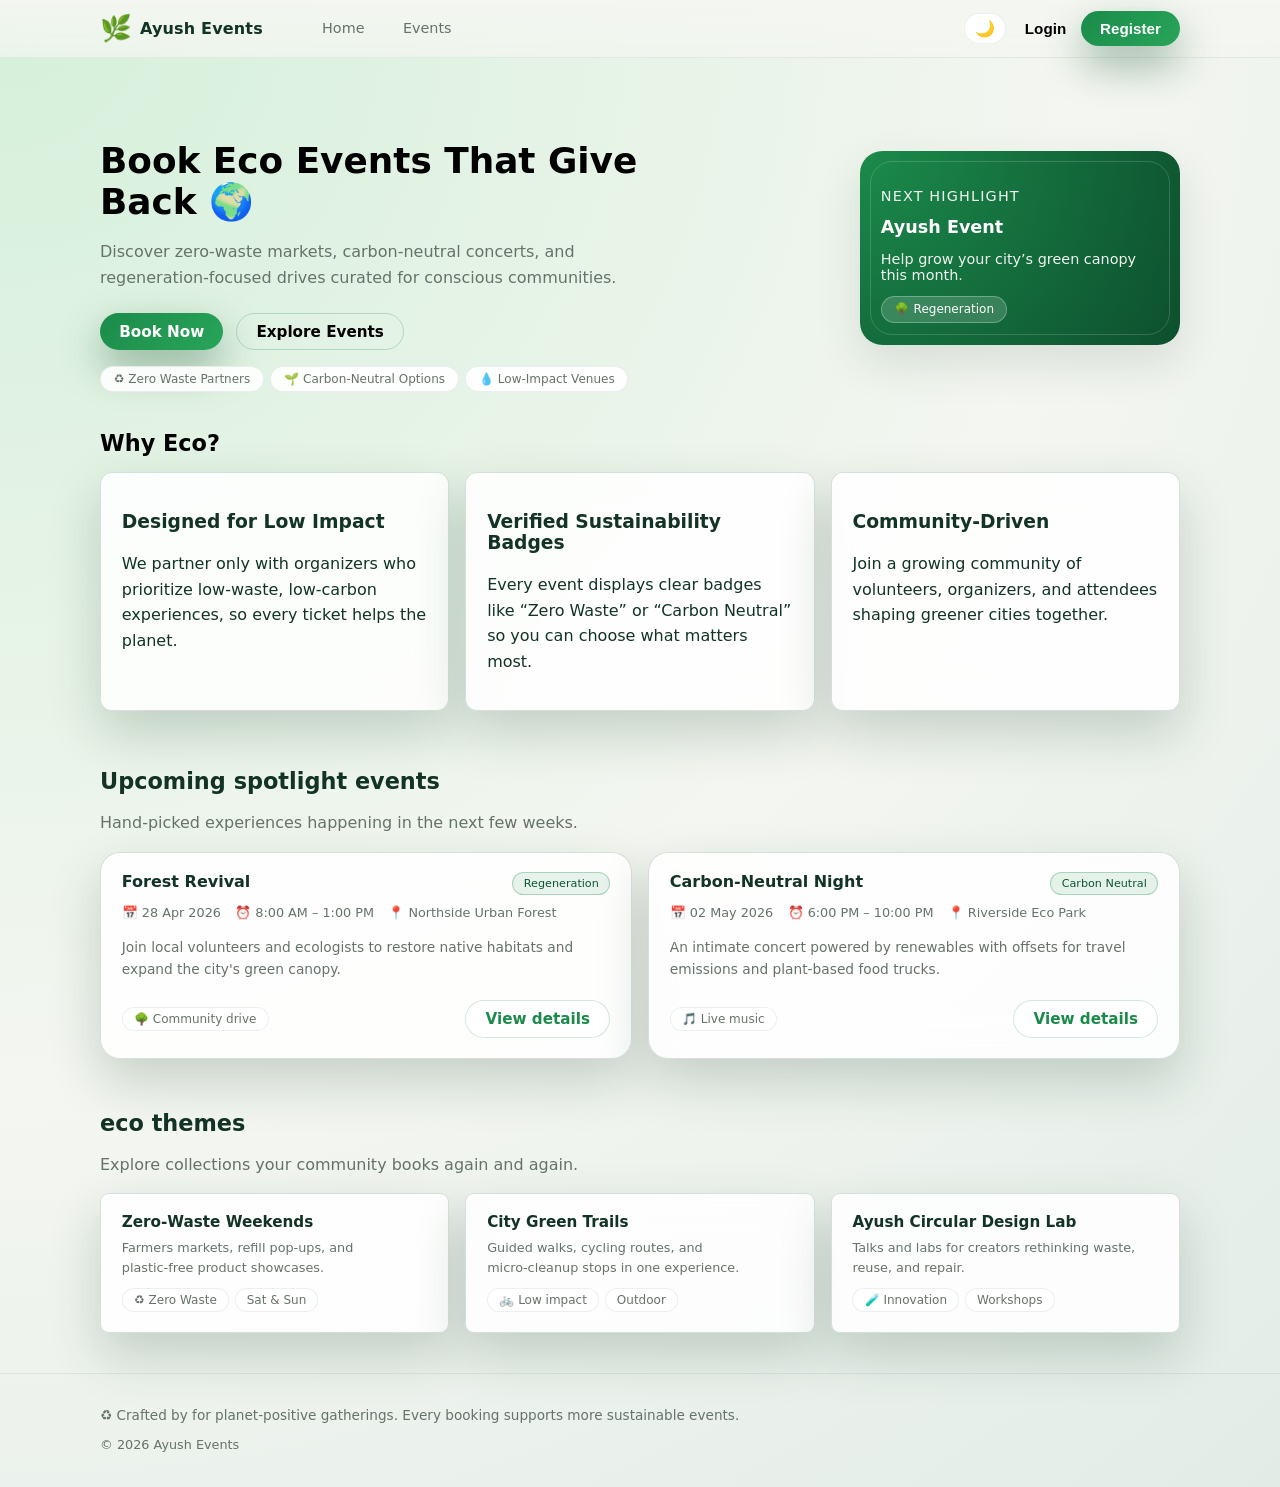
<file: index.html>
<!DOCTYPE html>
<html lang="en">
<head>
  <meta charset="UTF-8" />
  <title>EcoWave Events – Sustainable Event Booking</title>
  <meta name="viewport" content="width=device-width, initial-scale=1.0" />
  <link href="style.css" rel="stylesheet" />
</head>
<body>
  <header class="navbar">
    <div class="navbar-inner">
      <a href="#home" class="brand">
        <span class="brand-icon">🌿</span>
        <span class="brand-text">
          Ayush<span class="brand-accent"></span> Events
        </span>
      </a>

      <nav class="nav-links">
        <a href="#home" class="nav-link">Home</a>
        <a href="#events" class="nav-link">Events</a>
      </nav>

      <div class="nav-actions">
        <button id="themeToggle" class="icon-button" aria-label="Toggle theme">
          🌙
        </button>
        <div id="authArea">
          
        </div>
      </div>
    </div>
  </header>

  <main class="app-main">
    <section id="homePage" class="page active">
      <section class="hero">
        <div class="hero-content">
          <h1 style=color:black>Book Eco Events That Give Back 🌍</h1>
          <p>
            Discover zero‑waste markets, carbon‑neutral concerts, and
            regeneration‑focused drives curated for conscious communities.
          </p>
          <div class="hero-actions">
            <a href="#events" class="btn-primary">Book Now</a>
            <a href="#events" class="btn-secondary-outline" style=color:black>Explore Events</a>
          </div>
          <div class="hero-badges">
            <span class="badge-pill">♻️ Zero Waste Partners</span>
            <span class="badge-pill">🌱 Carbon‑Neutral Options</span>
            <span class="badge-pill">💧 Low‑Impact Venues</span>
          </div>
        </div>
        <div class="hero-visual">
          <div class="hero-card">
            <p class="hero-card-label">Next Highlight</p>
            <h2>Ayush Event</h2>
            <p>Help grow your city’s green canopy this month.</p>
            <span class="eco-tag eco-tag--regeneration">Regeneration</span>
          </div>
        </div>
      </section>

      <section class="section">
        <h2 class="section-title" style=color:black>Why Eco?</h2>
        <div class="info-grid">
          <div class="info-card">
            <h3>Designed for Low Impact</h3>
            <p>
              We partner only with organizers who prioritize low‑waste,
              low‑carbon experiences, so every ticket helps the planet.
            </p>
          </div>
          <div class="info-card">
            <h3>Verified Sustainability Badges</h3>
            <p>
              Every event displays clear badges like “Zero Waste” or
              “Carbon Neutral” so you can choose what matters most.
            </p>
          </div>
          <div class="info-card">
            <h3>Community‑Driven</h3>
            <p>
              Join a growing community of volunteers, organizers, and
              attendees shaping greener cities together.
            </p>
          </div>
        </div>
      </section>

      <section class="section home-rows">
        <div class="home-row">
          <div class="home-row-header">
            <h2 class="section-title">Upcoming spotlight events</h2>
            <p class="section-subtitle">
              Hand‑picked experiences happening in the next few weeks.
            </p>
          </div>
          <div class="home-row-grid">
            <article class="event-card home-row-card">
              <div class="event-card-header">
                <h3 class="event-card-title">Forest Revival</h3>
                <span class="badge-eco">Regeneration</span>
              </div>
              <div class="event-meta">
                <span data-icon="date">28 Apr 2026</span>
                <span data-icon="time">8:00 AM – 1:00 PM</span>
                <span data-icon="location">Northside Urban Forest</span>
              </div>
              <p class="home-row-text">
                Join local volunteers and ecologists to restore native habitats
                and expand the city&apos;s green canopy.
              </p>
              <div class="event-footer">
                <div class="event-level">
                  <span class="tag-chip">🌳 Community drive</span>
                </div>
                <a href="#events" class="btn-secondary">View details</a>
              </div>
            </article>

            <article class="event-card home-row-card">
              <div class="event-card-header">
                <h3 class="event-card-title">Carbon‑Neutral Night</h3>
                <span class="badge-eco">Carbon Neutral</span>
              </div>
              <div class="event-meta">
                <span data-icon="date">02 May 2026</span>
                <span data-icon="time">6:00 PM – 10:00 PM</span>
                <span data-icon="location">Riverside Eco Park</span>
              </div>
              <p class="home-row-text">
                An intimate concert powered by renewables with offsets for
                travel emissions and plant‑based food trucks.
              </p>
              <div class="event-footer">
                <div class="event-level">
                  <span class="tag-chip">🎵 Live music</span>
                </div>
                <a href="#events" class="btn-secondary">View details</a>
              </div>
            </article>
          </div>
        </div>

        <div class="home-row">
          <div class="home-row-header">
            <h2 class="section-title">eco themes</h2>
            <p class="section-subtitle">
              Explore collections your community books again and again.
            </p>
          </div>
          <div class="home-row-grid home-row-grid--compact">
            <div class="pill-card">
              <h3>Zero‑Waste Weekends</h3>
              <p>
                Farmers markets, refill pop‑ups, and plastic‑free product
                showcases.
              </p>
              <div class="pill-meta">
                <span class="tag-chip">♻️ Zero Waste</span>
                <span class="tag-chip">Sat & Sun</span>
              </div>
            </div>
            <div class="pill-card">
              <h3>City Green Trails</h3>
              <p>
                Guided walks, cycling routes, and micro‑cleanup stops in one
                experience.
              </p>
              <div class="pill-meta">
                <span class="tag-chip">🚲 Low impact</span>
                <span class="tag-chip">Outdoor</span>
              </div>
            </div>
            <div class="pill-card">
              <h3>Ayush Circular Design Lab</h3>
              <p>
                Talks and labs for creators rethinking waste, reuse, and repair.
              </p>
              <div class="pill-meta">
                <span class="tag-chip">🧪 Innovation</span>
                <span class="tag-chip">Workshops</span>
              </div>
            </div>
          </div>
        </div>
      </section>
    </section>

    <section id="eventsPage" class="page">
      <section class="section">
        <div class="section-header">
          <div>
            <h2 class="section-title" style=color:black>Upcoming Eco‑Friendly Events</h2>
            <p class="section-subtitle">
              Filter by date, type, or sustainability focus.
            </p>
          </div>
        </div>
        <div class="filters">
          <div class="filter-group">
            <label for="filterDate">Date</label>
            <input type="date" id="filterDate" />
          </div>
          <div class="filter-group">
            <label for="filterType">Type</label>
            <select id="filterType">
              <option value="">All types</option>
              <option value="Market">Market</option>
              <option value="Concert">Concert</option>
              <option value="Volunteer Drive">Volunteer Drive</option>
              <option value="Conference">Conference</option>
            </select>
          </div>
          <div class="filter-group">
            <label for="filterLevel">Sustainability level</label>
            <select id="filterLevel">
              <option value="">All levels</option>
              <option value="Zero Waste">Zero Waste</option>
              <option value="Carbon Neutral">Carbon Neutral</option>
              <option value="Regeneration">Regeneration</option>
              <option value="Low Impact">Low Impact</option>
            </select>
          </div>
          <button id="clearFilters" class="btn-text">Clear filters</button>
        </div>

        <div id="eventsList" class="cards-grid">
          
        </div>
      </section>
    </section>

    <section id="eventDetailsPage" class="page">
      <section class="section">
        <button id="backToEvents" class="btn-text">&larr; Back to events</button>

        <div id="eventDetailsContainer" class="event-details-layout">
          
        </div>
      </section>
    </section>

  </main>

  <footer class="footer">
    <div class="footer-inner">
      <p>
        ♻️ Crafted by for planet‑positive gatherings. Every booking supports
        more sustainable events.
      </p>
      <p class="footer-meta">
        © <span id="yearSpan"></span> Ayush Events
      </p>
    </div>
  </footer>

  <script src="script.js"></script>
</body>
</html>
</file>
<file: style.css>
.info-card,
.event-card,
.pill-card,
.event-details-main,
.booking-card {
  background: rgba(255, 255, 255, 0.86);
  border: 1px solid rgba(12, 68, 41, 0.16);
  box-shadow: 0 22px 52px rgba(15, 58, 34, 0.2);
  backdrop-filter: blur(22px);
}

:root[data-theme="dark"] .info-card,
:root[data-theme="dark"] .event-card,
:root[data-theme="dark"] .pill-card,
:root[data-theme="dark"] .event-details-main,
:root[data-theme="dark"] .booking-card {
  background: rgba(7, 25, 18, 0.94);
  border-color: rgba(151, 211, 176, 0.34);
}

.section p {
  line-height: 1.6;
}

.event-card,
.info-card,
.pill-card {
  padding: 1.2rem 1.3rem 1.25rem;
}

.event-details-main {
  padding: 1.5rem 1.5rem 1.4rem;
}

.booking-card {
  padding: 1.5rem 1.4rem 1.6rem;
}

.auth-card {
  box-shadow: 0 30px 90px rgba(5, 41, 22, 0.6);
  backdrop-filter: blur(28px);
}

.auth-main {
  padding: 2rem 2rem 2.2rem;
}
:root {
    --color-bg: #f4f6f1;
    --color-bg-soft: #e7efe4;
    --color-surface: #ffffff;
    --color-border-subtle: rgba(12, 68, 41, 0.08);
    --color-primary: #1b8b4b;
    --color-primary-soft: rgba(27, 139, 75, 0.1);
    --color-primary-strong: #0c5830;
    --color-accent: #f4b41a;
    --color-text-main: #123326;
    --color-text-muted: #65736a;
    --shadow-soft: 0 18px 45px rgba(15, 58, 34, 0.12);
    --radius-lg: 20px;
    --radius-md: 12px;
    --radius-pill: 999px;
    --transition-fast: 0.2s ease-out;
    --transition-med: 0.3s ease-out;
  }
  
  :root[data-theme="dark"] {
    --color-bg: #020e0a;
    --color-bg-soft: #071912;
    --color-surface: #091e16;
    --color-border-subtle: rgba(201, 234, 215, 0.12);
    --color-primary: #37c479;
    --color-primary-soft: rgba(55, 196, 121, 0.16);
    --color-primary-strong: #e5ffe2;
    --color-accent: #ffd35d;
    --color-text-main: #e5ffe8;
    --color-text-muted: #96a59a;
    --shadow-soft: 0 28px 60px rgba(0, 0, 0, 0.65);
  }
  
  *,
  *::before,
  *::after {
    box-sizing: border-box;
  }
  
  html,
  body {
    margin: 0;
    padding: 0;
    font-family: system-ui, -apple-system, BlinkMacSystemFont, "Segoe UI",
      sans-serif;
    color: var(--color-text-main);
    background: radial-gradient(circle at top left, #d4f0da, #f4f6f1 55%, #e2ece7);
  }
  
  body {
    min-height: 100vh;
    display: flex;
    flex-direction: column;
  }
  
  .navbar {
    position: sticky;
    top: 0;
    z-index: 20;
    backdrop-filter: blur(18px);
    background: linear-gradient(
        to bottom,
        rgba(244, 246, 241, 0.95),
        rgba(244, 246, 241, 0.7)
      );
    border-bottom: 1px solid var(--color-border-subtle);
  }
  
  :root[data-theme="dark"] .navbar {
    background: linear-gradient(
        to bottom,
        rgba(2, 14, 10, 0.94),
        rgba(2, 14, 10, 0.8)
      );
  }
  
  .navbar-inner {
    max-width: 1120px;
    margin: 0 auto;
    padding: 0.7rem 1.25rem;
    display: flex;
    align-items: center;
    gap: 1.5rem;
  }
  
  .brand {
    display: inline-flex;
    align-items: center;
    gap: 0.5rem;
    text-decoration: none;
  }
  
  .brand-icon {
    font-size: 1.6rem;
  }
  
  .brand-text {
    font-weight: 700;
    letter-spacing: 0.01em;
    color: var(--color-text-main);
  }
  
  .brand-accent {
    color: var(--color-primary);
  }
  
  .nav-links {
    display: flex;
    align-items: center;
    gap: 1rem;
    margin-left: 1.5rem;
    flex: 1;
  }
  
  .nav-link {
    font-size: 0.9rem;
    padding: 0.4rem 0.7rem;
    border-radius: 999px;
    text-decoration: none;
    color: var(--color-text-muted);
    transition: background var(--transition-fast), color var(--transition-fast),
      transform var(--transition-fast);
  }
  
  .nav-link:hover {
    background: var(--color-primary-soft);
    color: var(--color-primary-strong);
    transform: translateY(-1px);
  }
  
  .nav-actions {
    display: flex;
    align-items: center;
    gap: 0.6rem;
  }
  
  .icon-button {
    border-radius: 999px;
    border: 1px solid var(--color-border-subtle);
    background: var(--color-surface);
    padding: 0.3rem 0.6rem;
    cursor: pointer;
    font-size: 1rem;
    transition: background var(--transition-fast), transform var(--transition-fast),
      box-shadow var(--transition-fast), border-color var(--transition-fast);
  }
  
  .icon-button:hover {
    background: var(--color-primary-soft);
    transform: translateY(-1px);
    box-shadow: 0 12px 26px rgba(16, 67, 39, 0.18);
    border-color: rgba(27, 139, 75, 0.28);
  }
  
  .btn-primary,
  .btn-secondary,
  .btn-secondary-outline,
  .btn-text {
    font-size: 0.95rem;
    font-weight: 600;
    border-radius: var(--radius-pill);
    padding: 0.55rem 1.2rem;
    border: none;
    cursor: pointer;
    display: inline-flex;
    align-items: center;
    justify-content: center;
    gap: 0.3rem;
    text-decoration: none;
    transition: background var(--transition-med), color var(--transition-med),
      box-shadow var(--transition-med), transform var(--transition-fast),
      border-color var(--transition-fast);
  }
  
  .btn-primary {
    background: linear-gradient(135deg, #1b8b4b, #28a559);
    color: #ffffff;
    box-shadow: 0 18px 40px rgba(10, 77, 37, 0.4);
  }
  
  .btn-primary:hover {
    transform: translateY(-1px);
    box-shadow: 0 24px 50px rgba(8, 64, 30, 0.6);
  }
  
  .btn-secondary {
    background: #ffffff;
    color: var(--color-primary);
    border: 1px solid rgba(27, 139, 75, 0.2);
  }
  
  .btn-secondary:hover {
    background: rgba(255, 255, 255, 0.9);
    transform: translateY(-1px);
  }
  
  .btn-secondary-outline {
    background: transparent;
    color: var(--color-primary-strong);
    border: 1px solid rgba(27, 139, 75, 0.25);
  }
  
  .btn-secondary-outline:hover {
    background: var(--color-primary-soft);
  }
  
  .btn-text {
    background: transparent;
    padding: 0.3rem 0.6rem;
    border-radius: 999px;
  }
  
  .btn-text:hover {
    background: var(--color-primary-soft);
  }
  
  .nav-user {
    font-size: 0.85rem;
    color: var(--color-text-muted);
  }
  
  .app-main {
    flex: 1;
    max-width: 1120px;
    margin: 0 auto;
    padding: 1.5rem 1.25rem 2.5rem;
  }
  
  .page {
    display: none;
    animation: fadeInUp 0.35s ease-out;
  }
  
  .page.active {
    display: block;
  }
  
.section {
  margin-top: 2.4rem;
}
  
  .section-title {
    font-size: 1.4rem;
    margin-bottom: 0.7rem;
  }
  
  .section-subtitle {
    color: var(--color-text-muted);
  }
  
  .hero {
    margin-top: 1.4rem;
    display: grid;
    grid-template-columns: minmax(0, 1.5fr) minmax(0, 1.2fr);
    gap: 1.8rem;
    align-items: center;
  }
  
  .hero-content h1 {
    font-size: clamp(2rem, 2.8vw, 2.6rem);
    margin-bottom: 0.6rem;
  }
  
.hero-content p {
  color: var(--color-text-muted);
  max-width: 34rem;
  line-height: 1.6;
  margin-bottom: 1.4rem;
}
  
  .hero-actions {
    display: flex;
    flex-wrap: wrap;
    gap: 0.8rem;
    margin-bottom: 1rem;
  }
  
  .hero-badges {
    display: flex;
    flex-wrap: wrap;
    gap: 0.4rem;
  }
  
  .badge-pill {
    border-radius: 999px;
    background: rgba(255, 255, 255, 0.9);
    color: var(--color-text-muted);
    padding: 0.3rem 0.8rem;
    font-size: 0.75rem;
    border: 1px solid var(--color-border-subtle);
    backdrop-filter: blur(12px);
  }
  
  .hero-visual {
    display: flex;
    justify-content: flex-end;
  }
  
  .hero-card {
    background: radial-gradient(circle at top left, #1b8b4b, #0d4f2e);
    color: #ffffff;
    padding: 1.4rem 1.3rem;
    border-radius: 1.4rem;
    box-shadow: var(--shadow-soft);
    max-width: 320px;
    position: relative;
    overflow: hidden;
  }
  
  .hero-card::after {
    content: "";
    position: absolute;
    inset: 10px;
    border-radius: inherit;
    border: 1px solid rgba(255, 255, 255, 0.16);
    pointer-events: none;
  }
  
  .hero-card-label {
    font-size: 0.7rem;
    opacity: 0.84;
    text-transform: uppercase;
    letter-spacing: 0.08em;
  }
  
  .hero-card h2 {
    font-size: 1.1rem;
    margin: 0.5rem 0 0.3rem;
  }
  
  .hero-card p {
    font-size: 0.9rem;
    opacity: 0.93;
    margin-bottom: 0.8rem;
  }
  
  .eco-tag {
    display: inline-flex;
    align-items: center;
    gap: 0.3rem;
    font-size: 0.75rem;
    padding: 0.35rem 0.75rem;
    border-radius: 999px;
    background: rgba(255, 255, 255, 0.16);
    border: 1px solid rgba(225, 255, 235, 0.3);
  }
  
  .eco-tag::before {
    content: "🌱";
  }
  
  .eco-tag--regeneration::before {
    content: "🌳";
  }
  
  .info-grid {
    margin-top: 1rem;
    display: grid;
    grid-template-columns: repeat(auto-fit, minmax(210px, 1fr));
    gap: 1rem;
  }
  
.info-card {
  border-radius: var(--radius-md);
}

:root[data-theme="dark"] .info-card {
  background: rgba(7, 25, 18, 0.94);
}

  .home-rows {
    display: flex;
    flex-direction: column;
    gap: 2rem;
  }

  .home-row-header {
    margin-bottom: 0.7rem;
  }

  .home-row-grid {
    display: grid;
    grid-template-columns: repeat(auto-fit, minmax(260px, 1fr));
    gap: 1rem;
  }

  .home-row-grid--compact {
    grid-template-columns: repeat(auto-fit, minmax(220px, 1fr));
  }

.home-row-card {
  backdrop-filter: blur(22px);
}

  .home-row-text {
    font-size: 0.86rem;
    color: var(--color-text-muted);
    margin: 0.4rem 0 0.3rem;
  }

  .tag-chip {
    display: inline-flex;
    align-items: center;
    gap: 0.25rem;
    border-radius: 999px;
    padding: 0.25rem 0.7rem;
    font-size: 0.75rem;
    background: rgba(255, 255, 255, 0.9);
    color: var(--color-text-muted);
    border: 1px solid var(--color-border-subtle);
  }

  :root[data-theme="dark"] .tag-chip {
    background: rgba(10, 37, 24, 0.96);
    color: #d6f6df;
    border-color: rgba(151, 211, 176, 0.35);
  }

.pill-card {
  border-radius: 9px;
  display: flex;
  flex-direction: column;
  gap: 0.2rem;
}

  .pill-card h3 {
    font-size: 0.95rem;
    margin: 0;
  }

  .pill-card p {
    font-size: 0.8rem;
    color: var(--color-text-muted);
    margin: 0.2rem 0 0.4rem;
  }

  .pill-meta {
    display: flex;
    flex-wrap: wrap;
    gap: 0.35rem;
  }
  
  .filters {
    margin: 0.8rem 0 1.2rem;
    display: flex;
    flex-wrap: wrap;
    gap: 0.8rem;
    align-items: flex-end;
  }
  
  .filter-group {
    display: flex;
    flex-direction: column;
    gap: 0.2rem;
  }
  
  .filter-group label {
    font-size: 0.75rem;
    color: var(--color-text-muted);
  }
  
  .filter-group input,
  .filter-group select {
    padding: 0.55rem 0.7rem;
    border-radius: 999px;
    border: 1px solid var(--color-border-subtle);
    background: rgba(255, 255, 255, 0.96);
    color: var(--color-text-main);
    font-size: 0.86rem;
  }
  
  :root[data-theme="dark"] .filter-group input,
  :root[data-theme="dark"] .filter-group select {
    background: #020e0a;
    color: var(--color-text-main);
  }
  
  .cards-grid {
    display: grid;
    grid-template-columns: repeat(auto-fit, minmax(230px, 1fr));
    gap: 1rem;
  }
  
.event-card {
  border-radius: var(--radius-lg);
  display: flex;
  flex-direction: column;
  gap: 0.6rem;
  position: relative;
  overflow: hidden;
}
  
  .event-card-header {
    display: flex;
    justify-content: space-between;
    gap: 0.6rem;
  }
  
  .event-card-title {
    font-size: 1rem;
    margin: 0;
  }
  
  .badge-eco {
    font-size: 0.7rem;
    padding: 0.25rem 0.65rem;
    border-radius: 999px;
    background: var(--color-primary-soft);
    color: var(--color-primary-strong);
    border: 1px solid rgba(27, 139, 75, 0.3);
  }
  
  .event-meta {
    font-size: 0.8rem;
    color: var(--color-text-muted);
    display: flex;
    flex-wrap: wrap;
    gap: 0.4rem 0.9rem;
  }
  
  .event-meta span::before {
    margin-right: 0.25rem;
  }
  
  .event-meta span[data-icon="date"]::before {
    content: "📅";
  }
  
  .event-meta span[data-icon="time"]::before {
    content: "⏰";
  }
  
  .event-meta span[data-icon="location"]::before {
    content: "📍";
  }
  
  .event-footer {
    margin-top: 0.4rem;
    display: flex;
    justify-content: space-between;
    align-items: center;
    gap: 0.6rem;
  }
  
  .event-level {
    font-size: 0.8rem;
    color: var(--color-text-muted);
  }
  
  .event-details-layout {
    margin-top: 1.1rem;
    display: grid;
    grid-template-columns: minmax(0, 1.6fr) minmax(0, 1.2fr);
    gap: 1.4rem;
    align-items: flex-start;
  }
  
.event-details-main {
  border-radius: var(--radius-lg);
}
  
  .event-details-main h2 {
    margin-top: 0;
    margin-bottom: 0.5rem;
  }
  
  .event-details-main p {
  color: var(--color-text-muted);
  margin-bottom: 0.9rem;
  line-height: 1.6;
  }
  
  .event-highlights {
    margin-top: 0.8rem;
  }
  
  .event-highlights ul {
    padding-left: 1.1rem;
    margin: 0.3rem 0 0;
  }
  
  .event-highlights li {
    margin-bottom: 0.25rem;
  }
  
.booking-card {
  background: linear-gradient(135deg, #1b8b4b, #0c5830);
  color: #ffffff;
  border-radius: var(--radius-lg);
}
  
  .booking-card h3 {
    margin-top: 0;
    margin-bottom: 0.4rem;
  }
  
  .booking-card p {
    font-size: 0.86rem;
    margin-bottom: 0.7rem;
    opacity: 0.96;
  }
  
  .form {
    display: flex;
    flex-direction: column;
    gap: 0.7rem;
  }
  
  .form-group {
    display: flex;
    flex-direction: column;
    gap: 0.18rem;
  }
  
  .form-group label {
    font-size: 0.78rem;
  }
  
  .form-group input {
    border-radius: 999px;
    border: 1px solid rgba(255, 255, 255, 0.36);
    padding: 0.5rem 0.8rem;
    font-size: 0.86rem;
  }
  
  .form-group input::placeholder {
    opacity: 0.8;
  }
  
  .booking-confirmation {
    margin-top: 0.6rem;
    font-size: 0.8rem;
    padding: 0.5rem 0.7rem;
    border-radius: var(--radius-md);
    background: rgba(0, 0, 0, 0.15);
  }
  
  .auth-section {
    display: flex;
    justify-content: center;
    align-items: center;
    margin-top: 2.5rem;
  }
  
.auth-card {
  width: 100%;
  max-width: 880px;
  display: grid;
  grid-template-columns: minmax(0, 1.2fr) minmax(0, 1fr);
  gap: 0;
  padding: 0;
  border-radius: 28px;
  overflow: hidden;
}
  
  .auth-main {
    padding: 1.8rem 1.7rem 1.9rem;
    background: linear-gradient(
      145deg,
      rgba(255, 255, 255, 0.97),
      rgba(236, 245, 238, 0.96)
    );
  }

  :root[data-theme="dark"] .auth-main {
    background: linear-gradient(
      145deg,
      rgba(5, 24, 15, 0.94),
      rgba(3, 18, 12, 0.94)
    );
  }

  .auth-side {
    position: relative;
    padding: 1.8rem 1.6rem;
    background: radial-gradient(circle at top, rgba(27, 139, 75, 0.16), rgba(0, 0, 0, 0.6)),
      url("pexels-pixabay-158063.jpg") center/cover no-repeat;
    color: #ecfff1;
    display: flex;
    flex-direction: column;
    justify-content: space-between;
  }

  .auth-side::before {
    content: "";
    position: absolute;
    inset: 0;
    background: linear-gradient(
      160deg,
      rgba(2, 14, 10, 0.1),
      rgba(2, 14, 10, 0.82)
    );
  }

  .auth-side-inner {
    position: relative;
    z-index: 1;
    display: flex;
    flex-direction: column;
    gap: 0.8rem;
  }

  .auth-pill {
    display: inline-flex;
    align-items: center;
    gap: 0.4rem;
    padding: 0.25rem 0.7rem;
    border-radius: 999px;
    font-size: 0.75rem;
    background: rgba(3, 41, 20, 0.75);
    border: 1px solid rgba(203, 255, 221, 0.45);
  }

  .auth-side h2 {
    font-size: 1.35rem;
    margin: 0.4rem 0 0.2rem;
  }

  .auth-side p {
    font-size: 0.86rem;
    opacity: 0.9;
    max-width: 20rem;
  }

  .auth-badges {
    display: flex;
    flex-wrap: wrap;
    gap: 0.35rem;
    margin-top: 0.4rem;
  }

  .auth-side-footer {
    position: relative;
    z-index: 1;
    font-size: 0.8rem;
    opacity: 0.9;
  }

  .auth-subtitle {
    font-size: 0.9rem;
    color: var(--color-text-muted);
    margin-top: 0.25rem;
    margin-bottom: 1rem;
  }
  
  .form-error {
    margin: 0;
    font-size: 0.75rem;
    color: #ffcece;
  }
  
  :root[data-theme="light"] .form-error {
    color: #b3261e;
  }

  .auth-main .form-group input {
    border: 1px solid rgba(12, 68, 41, 0.18);
    background: rgba(255, 255, 255, 0.9);
    color: var(--color-text-main);
  }

  :root[data-theme="dark"] .auth-main .form-group input {
    border-color: rgba(151, 211, 176, 0.35);
    background: rgba(1, 12, 8, 0.82);
    color: #e5ffe8;
  }
  
  .auth-toggle {
    margin-top: 0.3rem;
    font-size: 0.85rem;
    color: var(--color-text-muted);
  }
  
  .hidden {
    display: none;
  }

  @media (max-width: 900px) {
    .auth-card {
      max-width: 440px;
      grid-template-columns: minmax(0, 1fr);
    }

    .auth-side {
      display: none;
    }
  }
  
  .footer {
    border-top: 1px solid var(--color-border-subtle);
    margin-top: auto;
  }
  
  .footer-inner {
    max-width: 1120px;
    margin: 0 auto;
  padding: 1.2rem 1.25rem 1.4rem;
    font-size: 0.85rem;
    color: var(--color-text-muted);
  }
  
  .footer-meta {
    font-size: 0.8rem;
    margin-top: 0.2rem;
  }
  
  @keyframes fadeInUp {
    from {
      opacity: 0;
      transform: translateY(8px);
    }
    to {
      opacity: 1;
      transform: translateY(0);
    }
  }
  
  @media (max-width: 840px) {
    .hero {
      grid-template-columns: minmax(0, 1fr);
    }
  
    .hero-visual {
      order: -1;
      justify-content: flex-start;
    }
  
    .event-details-layout {
      grid-template-columns: minmax(0, 1fr);
    }
  }
  
  @media (max-width: 720px) {
    .navbar-inner {
      flex-wrap: wrap;
      row-gap: 0.6rem;
    }
  
    .nav-links {
      order: 2;
      margin-left: 0;
    }
  
    .nav-actions {
      margin-left: auto;
    }
  }
  
  @media (max-width: 520px) {
    .app-main {
      padding-inline: 1rem;
    }
  
    .hero-card {
      max-width: none;
      width: 100%;
    }
  
    .cards-grid {
      grid-template-columns: minmax(0, 1fr);
    }
  }
</file>
